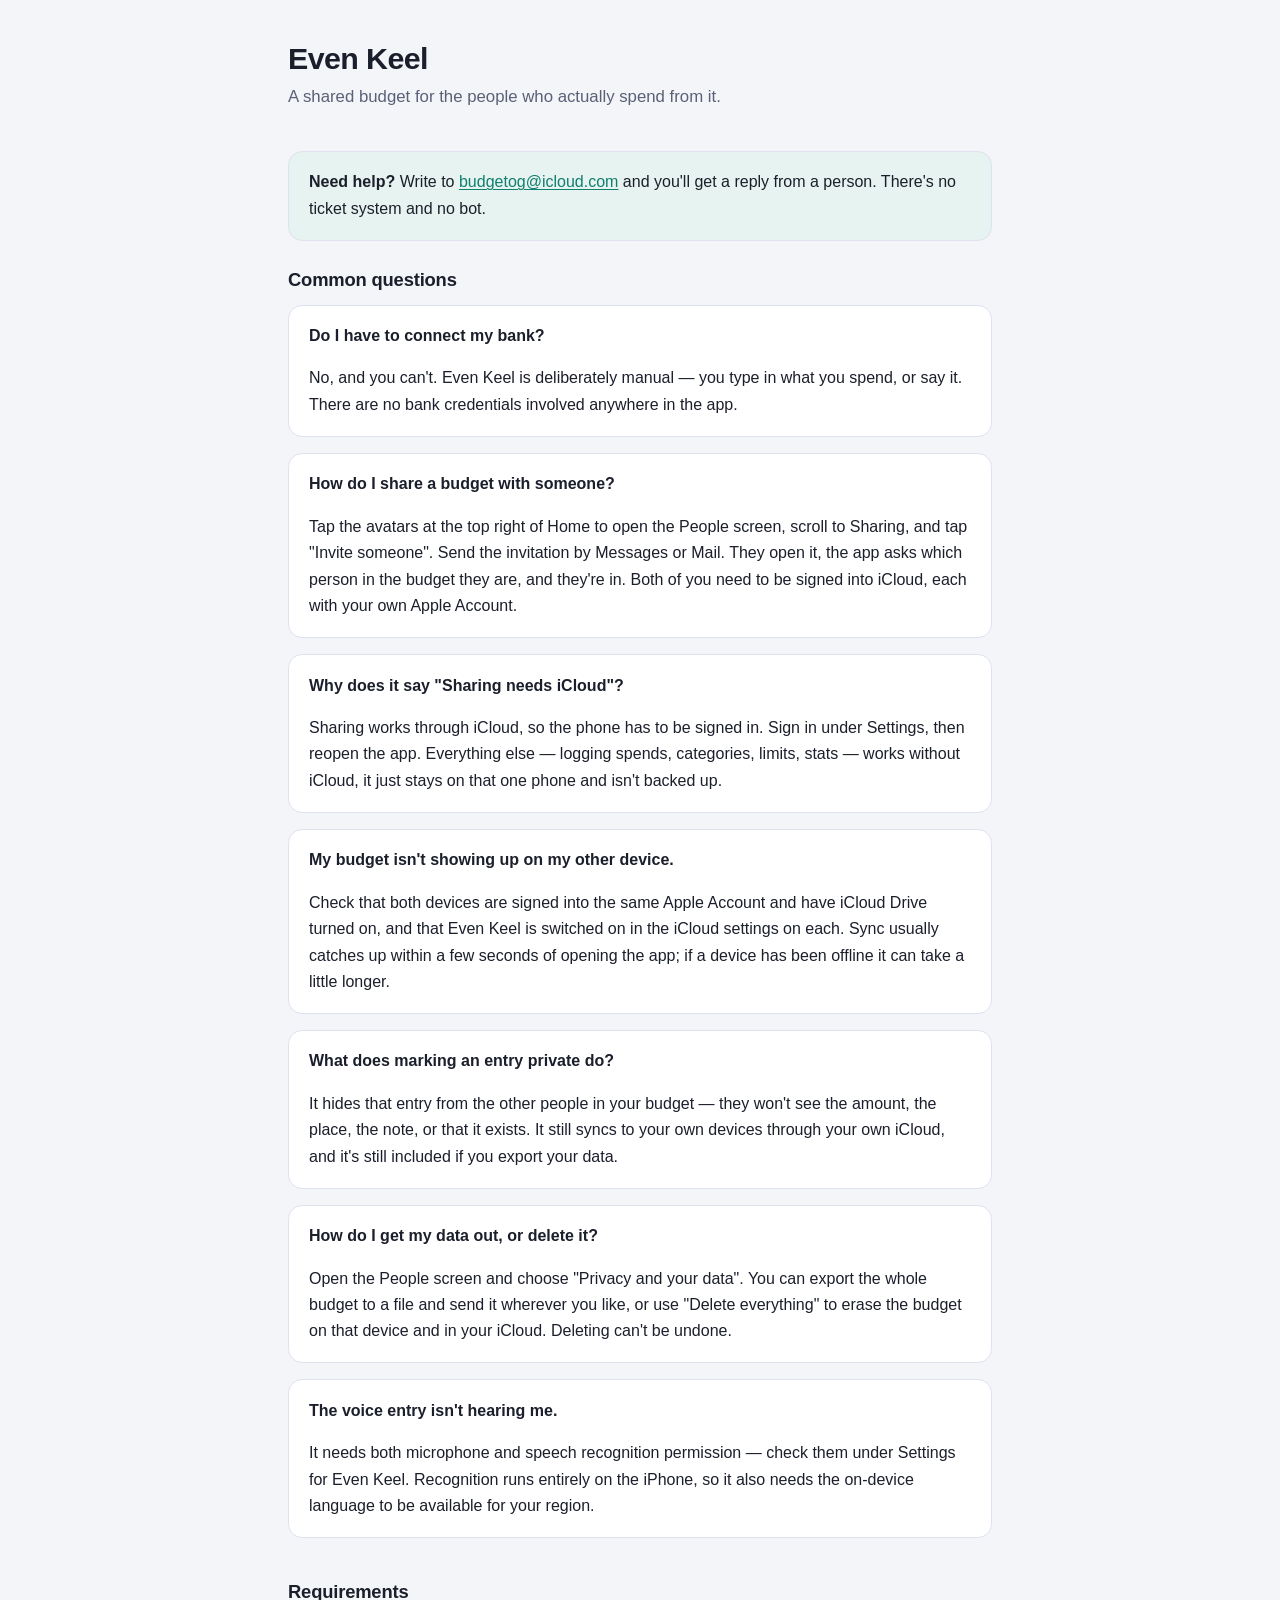
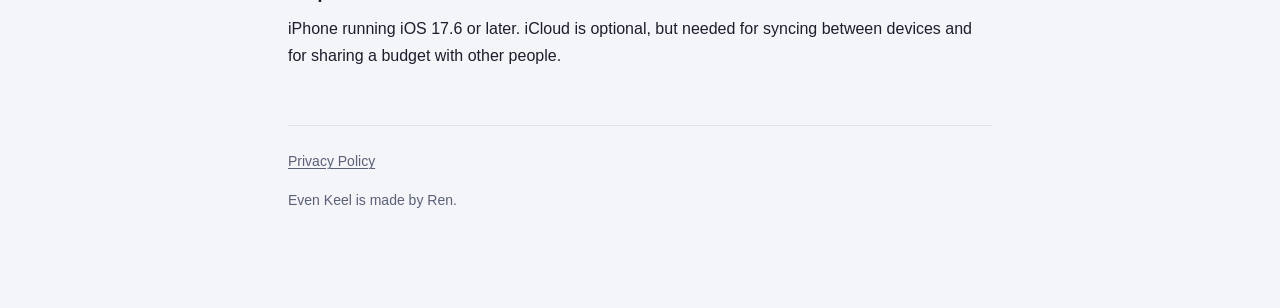
<file: index.html>
<!doctype html>
<html lang="en">
<head>
<meta charset="utf-8">
<meta name="viewport" content="width=device-width, initial-scale=1">
<title>Even Keel — Support</title>
<meta name="description" content="Help and support for Even Keel, a shared budget app for iPhone.">
<link rel="stylesheet" href="style.css">
</head>
<body>
<main>

<header>
  <h1>Even Keel</h1>
  <p class="tagline">A shared budget for the people who actually spend from it.</p>
</header>

<div class="contact">
  <p><strong>Need help?</strong> Write to
  <a href="mailto:budgetog@icloud.com">budgetog@icloud.com</a> and you'll get a
  reply from a person. There's no ticket system and no bot.</p>
</div>

<h2>Common questions</h2>

<div class="card">
  <p><strong>Do I have to connect my bank?</strong></p>
  <p>No, and you can't. Even Keel is deliberately manual — you type in
  what you spend, or say it. There are no bank credentials involved anywhere in
  the app.</p>
</div>

<div class="card">
  <p><strong>How do I share a budget with someone?</strong></p>
  <p>Tap the avatars at the top right of Home to open the People screen, scroll
  to Sharing, and tap "Invite someone". Send the invitation by Messages or
  Mail. They open it, the app asks which person in the budget they are, and
  they're in. Both of you need to be signed into iCloud, each with your own
  Apple Account.</p>
</div>

<div class="card">
  <p><strong>Why does it say "Sharing needs iCloud"?</strong></p>
  <p>Sharing works through iCloud, so the phone has to be signed in. Sign in
  under Settings, then reopen the app. Everything else — logging spends,
  categories, limits, stats — works without iCloud, it just stays on that one
  phone and isn't backed up.</p>
</div>

<div class="card">
  <p><strong>My budget isn't showing up on my other device.</strong></p>
  <p>Check that both devices are signed into the same Apple Account and have
  iCloud Drive turned on, and that Even Keel is switched on in the iCloud
  settings on each. Sync usually catches up within a few seconds of opening the
  app; if a device has been offline it can take a little longer.</p>
</div>

<div class="card">
  <p><strong>What does marking an entry private do?</strong></p>
  <p>It hides that entry from the other people in your budget — they won't see
  the amount, the place, the note, or that it exists. It still syncs to your own
  devices through your own iCloud, and it's still included if you export your
  data.</p>
</div>

<div class="card">
  <p><strong>How do I get my data out, or delete it?</strong></p>
  <p>Open the People screen and choose "Privacy and your data". You can export
  the whole budget to a file and send it wherever you like, or use "Delete
  everything" to erase the budget on that device and in your iCloud. Deleting
  can't be undone.</p>
</div>

<div class="card">
  <p><strong>The voice entry isn't hearing me.</strong></p>
  <p>It needs both microphone and speech recognition permission — check them
  under Settings for Even Keel. Recognition runs entirely on the iPhone,
  so it also needs the on-device language to be available for your region.</p>
</div>

<h2>Requirements</h2>
<p>iPhone running iOS 17.6 or later. iCloud is optional, but needed for syncing
between devices and for sharing a budget with other people.</p>

<footer>
  <p><a href="privacy/">Privacy Policy</a></p>
  <p>Even Keel is made by Ren.</p>
</footer>

</main>
</body>
</html>
</file>
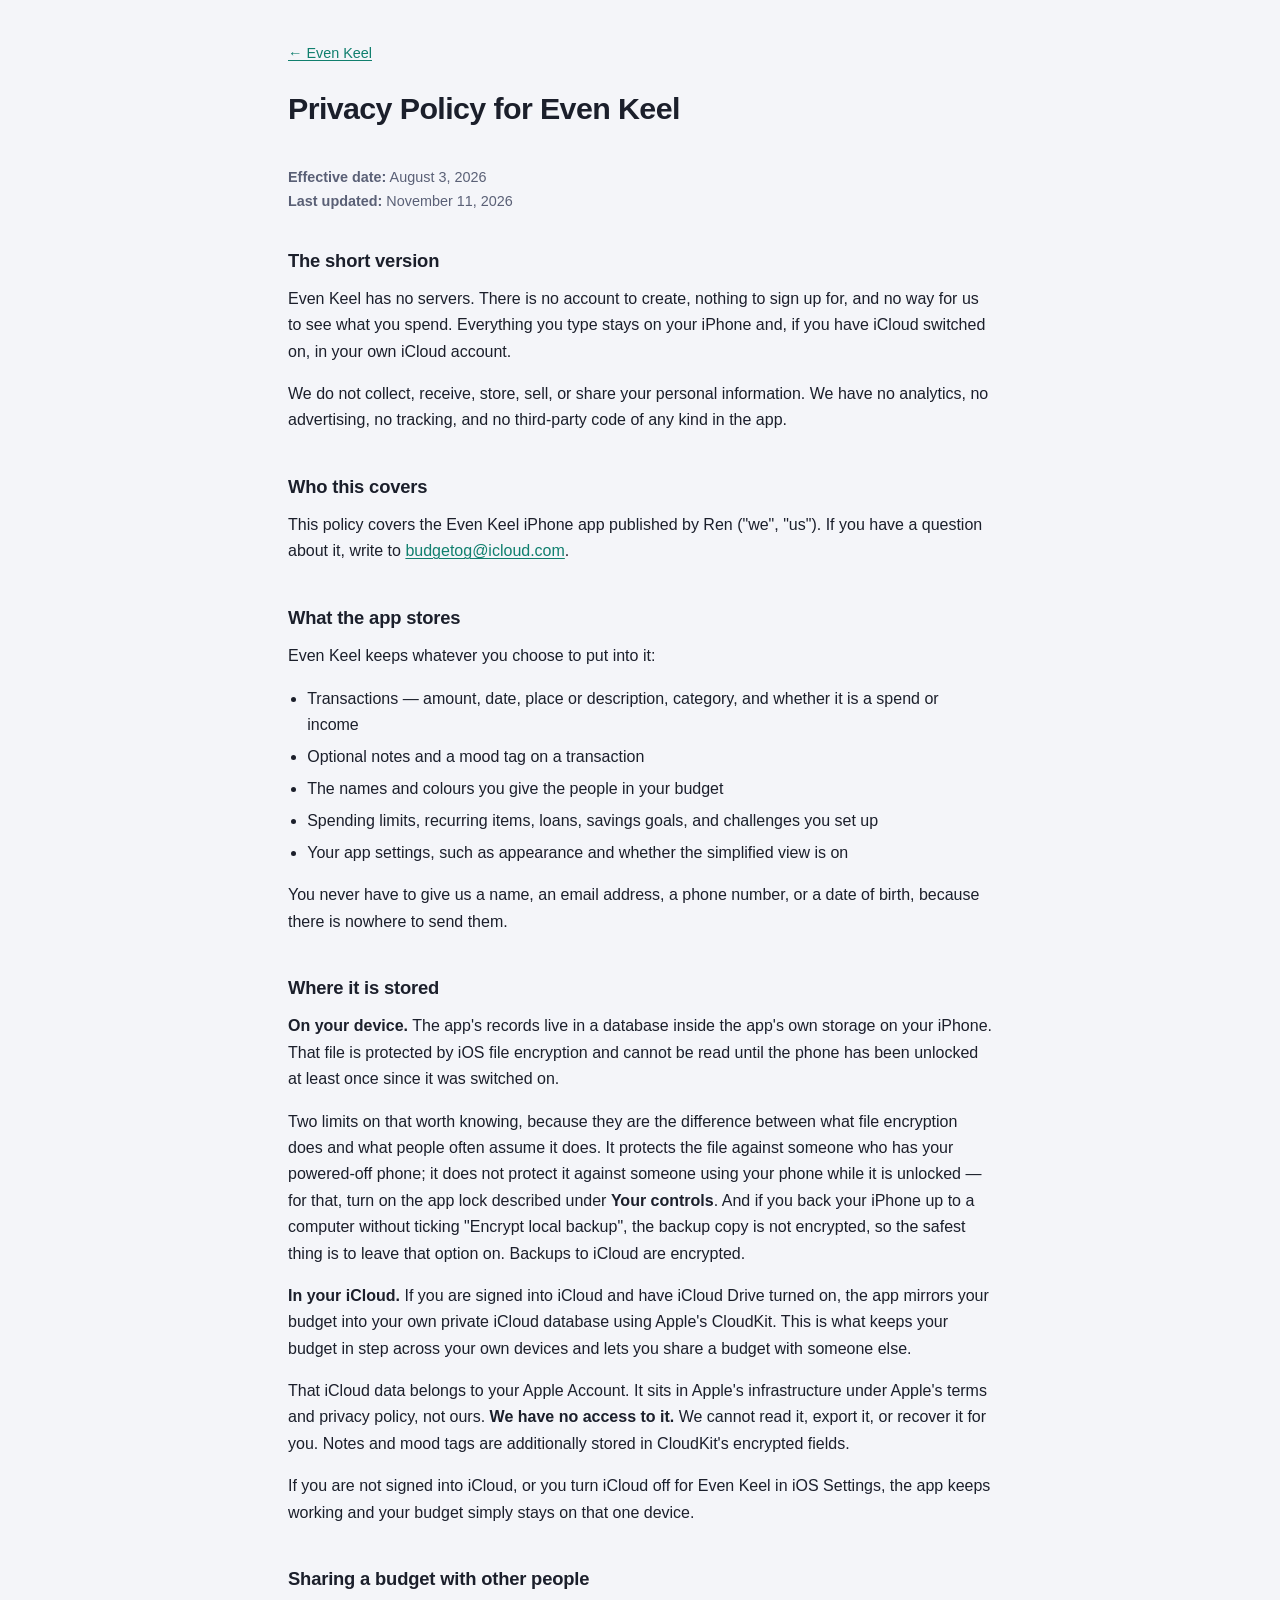
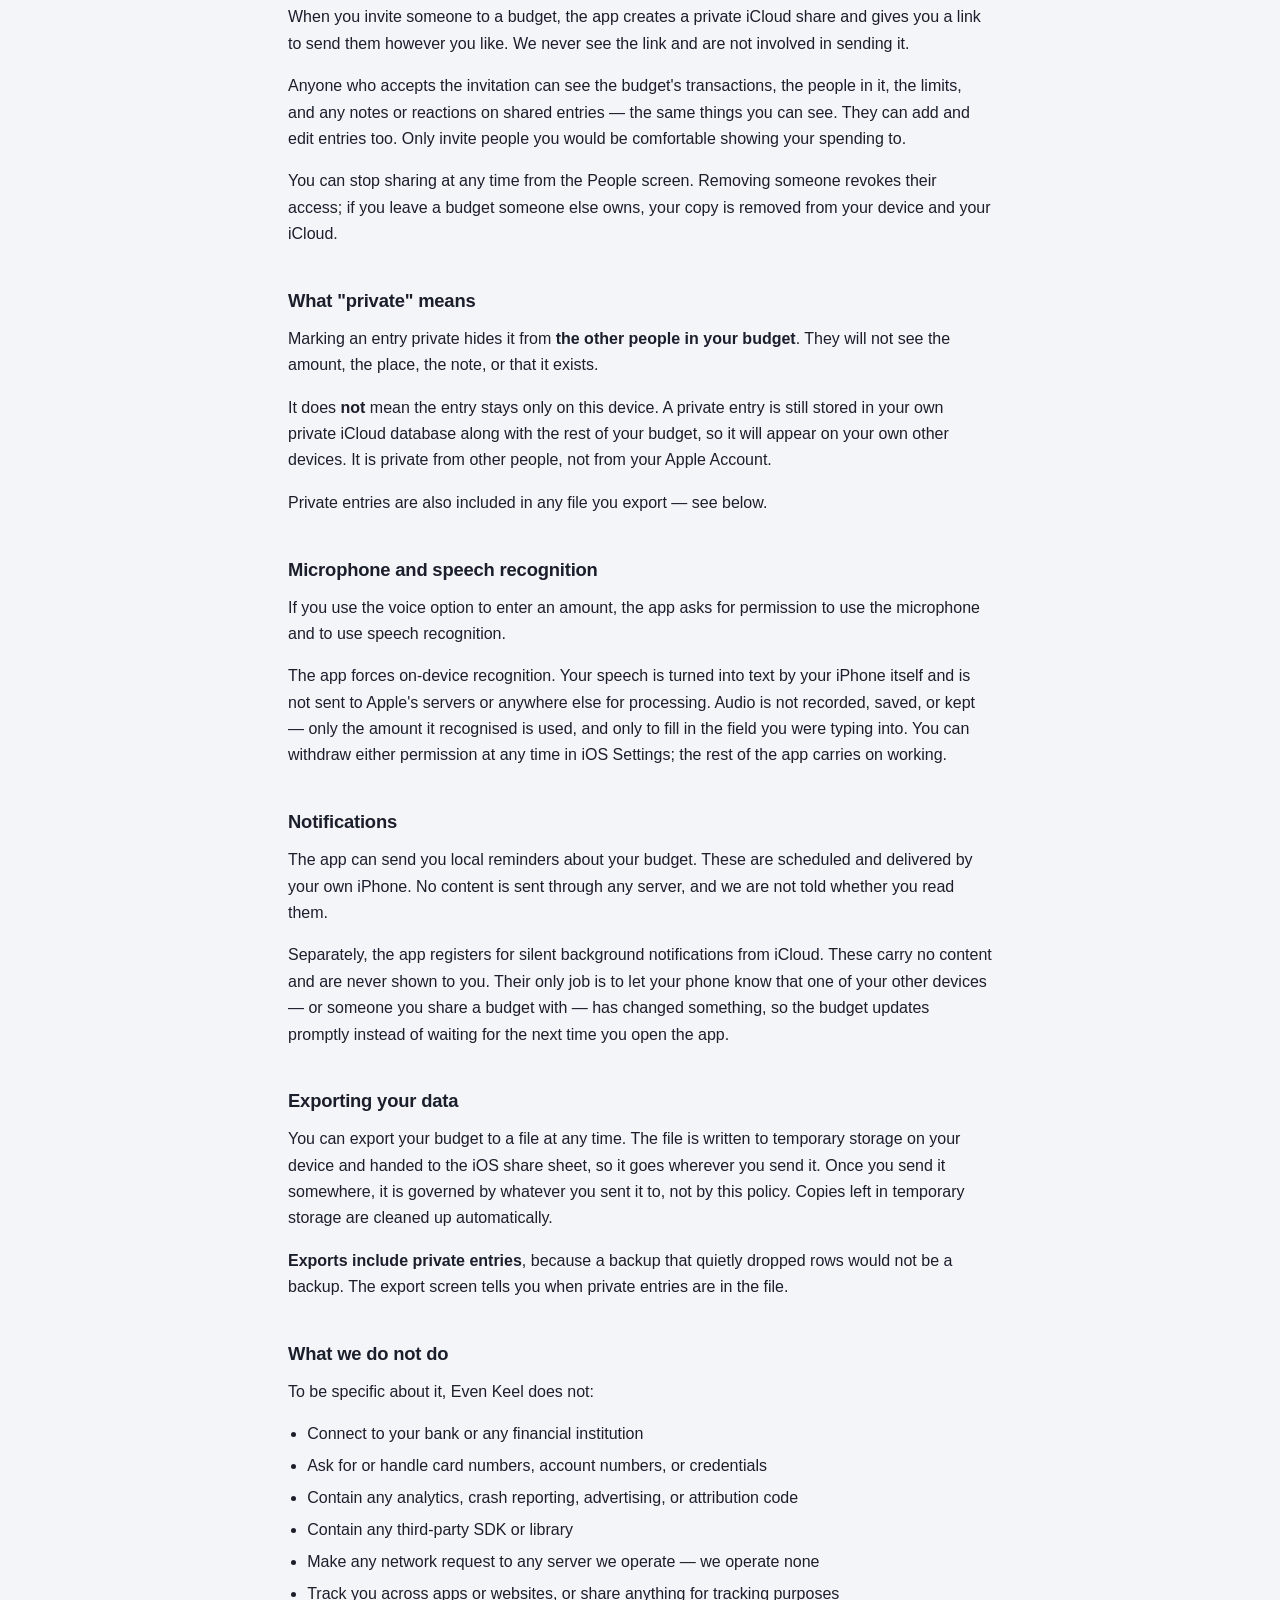
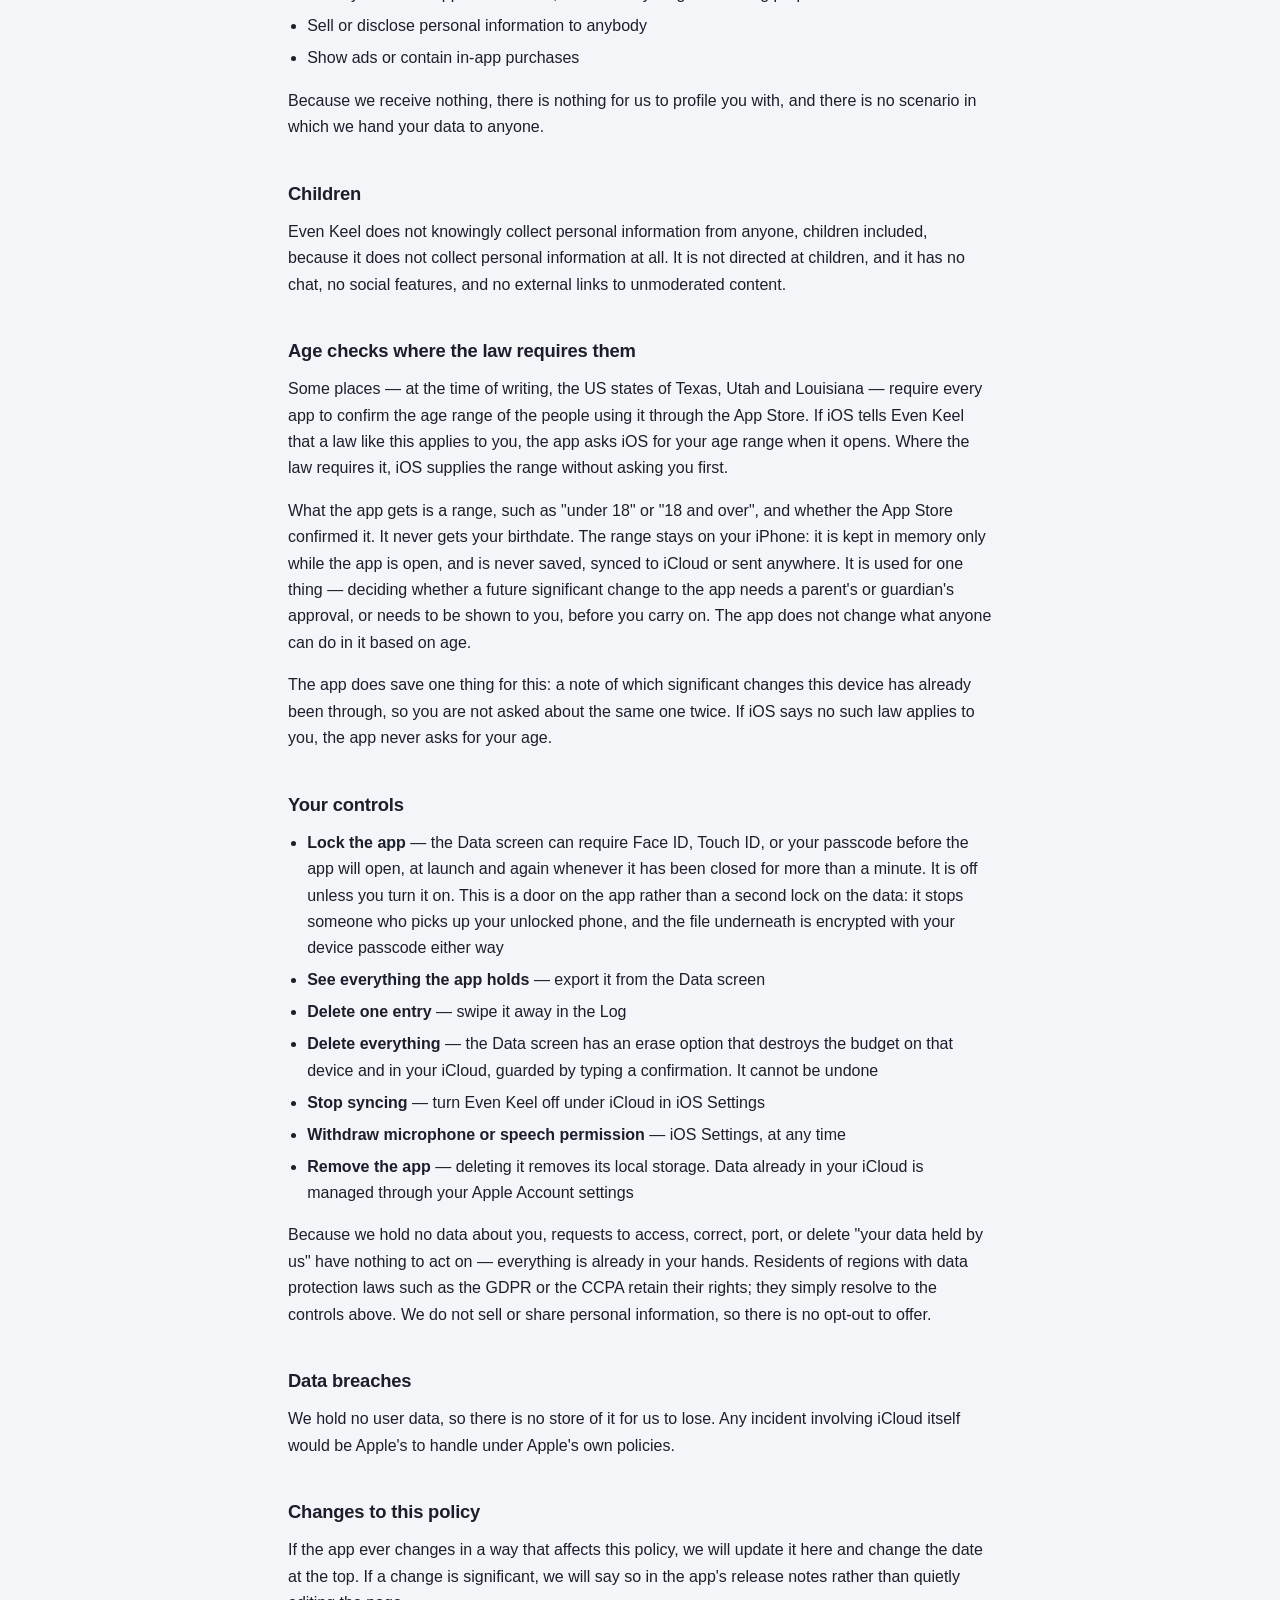
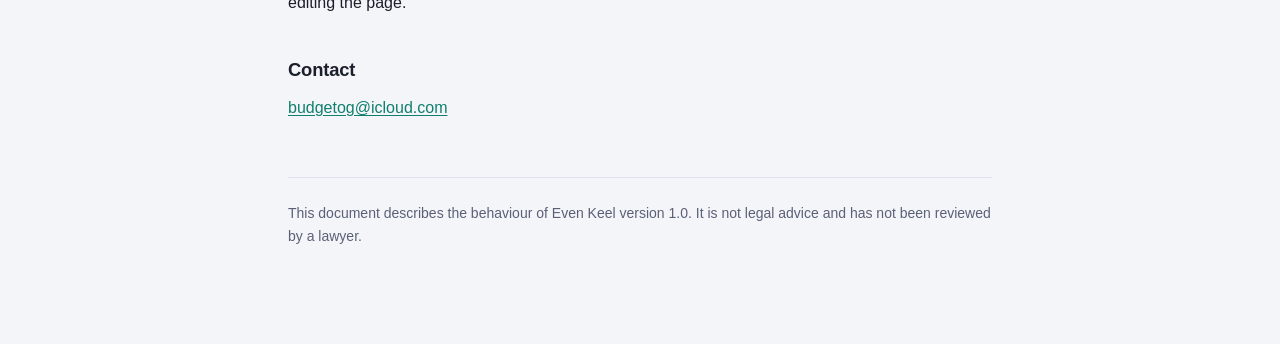
<file: privacy/index.html>
<!doctype html>
<html lang="en">
<head>
<meta charset="utf-8">
<meta name="viewport" content="width=device-width, initial-scale=1">
<title>Privacy Policy — Even Keel</title>
<meta name="description" content="Privacy policy for Even Keel. No servers, no accounts, no tracking, nothing collected.">
<link rel="stylesheet" href="../style.css">
</head>
<body>
<main>

<a class="back" href="../">&larr; Even Keel</a>

<header>
  <h1>Privacy Policy for Even Keel</h1>
</header>

<p class="dates">
  <strong>Effective date:</strong> August 3, 2026<br>
  <strong>Last updated:</strong> November 11, 2026
</p>

<h2>The short version</h2>
<p>Even Keel has no servers. There is no account to create, nothing to
sign up for, and no way for us to see what you spend. Everything you type stays
on your iPhone and, if you have iCloud switched on, in your own iCloud
account.</p>
<p>We do not collect, receive, store, sell, or share your personal information.
We have no analytics, no advertising, no tracking, and no third-party code of
any kind in the app.</p>

<h2>Who this covers</h2>
<p>This policy covers the Even Keel iPhone app published by Ren ("we",
"us"). If you have a question about it, write to
<a href="mailto:budgetog@icloud.com">budgetog@icloud.com</a>.</p>

<h2>What the app stores</h2>
<p>Even Keel keeps whatever you choose to put into it:</p>
<ul>
  <li>Transactions — amount, date, place or description, category, and whether
      it is a spend or income</li>
  <li>Optional notes and a mood tag on a transaction</li>
  <li>The names and colours you give the people in your budget</li>
  <li>Spending limits, recurring items, loans, savings goals, and challenges
      you set up</li>
  <li>Your app settings, such as appearance and whether the simplified view is
      on</li>
</ul>
<p>You never have to give us a name, an email address, a phone number, or a
date of birth, because there is nowhere to send them.</p>

<h2>Where it is stored</h2>
<p><strong>On your device.</strong> The app's records live in a database inside
the app's own storage on your iPhone. That file is protected by iOS file
encryption and cannot be read until the phone has been unlocked at least once
since it was switched on.</p>
<p>Two limits on that worth knowing, because they are the difference between
what file encryption does and what people often assume it does. It protects the
file against someone who has your powered-off phone; it does not protect it
against someone using your phone while it is unlocked — for that, turn on the
app lock described under <strong>Your controls</strong>. And if you back your
iPhone up to a computer without ticking "Encrypt local backup", the backup copy
is not encrypted, so the safest thing is to leave that option on. Backups to
iCloud are encrypted.</p>
<p><strong>In your iCloud.</strong> If you are signed into iCloud and have
iCloud Drive turned on, the app mirrors your budget into your own private
iCloud database using Apple's CloudKit. This is what keeps your budget in step
across your own devices and lets you share a budget with someone else.</p>
<p>That iCloud data belongs to your Apple Account. It sits in Apple's
infrastructure under Apple's terms and privacy policy, not ours. <strong>We
have no access to it.</strong> We cannot read it, export it, or recover it for
you. Notes and mood tags are additionally stored in CloudKit's encrypted
fields.</p>
<p>If you are not signed into iCloud, or you turn iCloud off for Even Keel in
iOS Settings, the app keeps working and your budget simply stays on that one
device.</p>

<h2>Sharing a budget with other people</h2>
<p>When you invite someone to a budget, the app creates a private iCloud share
and gives you a link to send them however you like. We never see the link and
are not involved in sending it.</p>
<p>Anyone who accepts the invitation can see the budget's transactions, the
people in it, the limits, and any notes or reactions on shared entries — the
same things you can see. They can add and edit entries too. Only invite people
you would be comfortable showing your spending to.</p>
<p>You can stop sharing at any time from the People screen. Removing someone
revokes their access; if you leave a budget someone else owns, your copy is
removed from your device and your iCloud.</p>

<h2>What "private" means</h2>
<p>Marking an entry private hides it from <strong>the other people in your
budget</strong>. They will not see the amount, the place, the note, or that it
exists.</p>
<p>It does <strong>not</strong> mean the entry stays only on this device. A
private entry is still stored in your own private iCloud database along with
the rest of your budget, so it will appear on your own other devices. It is
private from other people, not from your Apple Account.</p>
<p>Private entries are also included in any file you export — see below.</p>

<h2>Microphone and speech recognition</h2>
<p>If you use the voice option to enter an amount, the app asks for permission
to use the microphone and to use speech recognition.</p>
<p>The app forces on-device recognition. Your speech is turned into text by
your iPhone itself and is not sent to Apple's servers or anywhere else for
processing. Audio is not recorded, saved, or kept — only the amount it
recognised is used, and only to fill in the field you were typing into. You can
withdraw either permission at any time in iOS Settings; the rest of the app
carries on working.</p>

<h2>Notifications</h2>
<p>The app can send you local reminders about your budget. These are scheduled
and delivered by your own iPhone. No content is sent through any server, and we
are not told whether you read them.</p>
<p>Separately, the app registers for silent background notifications from
iCloud. These carry no content and are never shown to you. Their only job is to
let your phone know that one of your other devices — or someone you share a
budget with — has changed something, so the budget updates promptly instead of
waiting for the next time you open the app.</p>

<h2>Exporting your data</h2>
<p>You can export your budget to a file at any time. The file is written to
temporary storage on your device and handed to the iOS share sheet, so it goes
wherever you send it. Once you send it somewhere, it is governed by whatever
you sent it to, not by this policy. Copies left in temporary storage are
cleaned up automatically.</p>
<p><strong>Exports include private entries</strong>, because a backup that
quietly dropped rows would not be a backup. The export screen tells you when
private entries are in the file.</p>

<h2>What we do not do</h2>
<p>To be specific about it, Even Keel does not:</p>
<ul>
  <li>Connect to your bank or any financial institution</li>
  <li>Ask for or handle card numbers, account numbers, or credentials</li>
  <li>Contain any analytics, crash reporting, advertising, or attribution
      code</li>
  <li>Contain any third-party SDK or library</li>
  <li>Make any network request to any server we operate — we operate none</li>
  <li>Track you across apps or websites, or share anything for tracking
      purposes</li>
  <li>Sell or disclose personal information to anybody</li>
  <li>Show ads or contain in-app purchases</li>
</ul>
<p>Because we receive nothing, there is nothing for us to profile you with, and
there is no scenario in which we hand your data to anyone.</p>

<h2>Children</h2>
<p>Even Keel does not knowingly collect personal information from anyone,
children included, because it does not collect personal information at all. It
is not directed at children, and it has no chat, no social features, and no
external links to unmoderated content.</p>

<h2>Age checks where the law requires them</h2>
<p>Some places — at the time of writing, the US states of Texas, Utah and
Louisiana — require every app to confirm the age range of the people using it
through the App Store. If iOS tells Even Keel that a law like this applies to
you, the app asks iOS for your age range when it opens. Where the law requires
it, iOS supplies the range without asking you first.</p>
<p>What the app gets is a range, such as "under 18" or "18 and over", and
whether the App Store confirmed it. It never gets your birthdate. The range
stays on your iPhone: it is kept in memory only while the app is open, and is
never saved, synced to iCloud or sent anywhere. It is used for one thing —
deciding whether a future significant change to the app needs a parent's or
guardian's approval, or needs to be shown to you, before you carry on. The app
does not change what anyone can do in it based on age.</p>
<p>The app does save one thing for this: a note of which significant changes
this device has already been through, so you are not asked about the same one
twice. If iOS says no such law applies to you, the app never asks for your
age.</p>

<h2>Your controls</h2>
<ul>
  <li><strong>Lock the app</strong> — the Data screen can require Face ID,
      Touch ID, or your passcode before the app will open, at launch and again
      whenever it has been closed for more than a minute. It is off unless you
      turn it on. This is a door on the app rather than a second lock on the
      data: it stops someone who picks up your unlocked phone, and the file
      underneath is encrypted with your device passcode either way</li>
  <li><strong>See everything the app holds</strong> — export it from the Data
      screen</li>
  <li><strong>Delete one entry</strong> — swipe it away in the Log</li>
  <li><strong>Delete everything</strong> — the Data screen has an erase option
      that destroys the budget on that device and in your iCloud, guarded by
      typing a confirmation. It cannot be undone</li>
  <li><strong>Stop syncing</strong> — turn Even Keel off under iCloud in
      iOS Settings</li>
  <li><strong>Withdraw microphone or speech permission</strong> — iOS Settings,
      at any time</li>
  <li><strong>Remove the app</strong> — deleting it removes its local storage.
      Data already in your iCloud is managed through your Apple Account
      settings</li>
</ul>
<p>Because we hold no data about you, requests to access, correct, port, or
delete "your data held by us" have nothing to act on — everything is already in
your hands. Residents of regions with data protection laws such as the GDPR or
the CCPA retain their rights; they simply resolve to the controls above. We do
not sell or share personal information, so there is no opt-out to offer.</p>

<h2>Data breaches</h2>
<p>We hold no user data, so there is no store of it for us to lose. Any
incident involving iCloud itself would be Apple's to handle under Apple's own
policies.</p>

<h2>Changes to this policy</h2>
<p>If the app ever changes in a way that affects this policy, we will update it
here and change the date at the top. If a change is significant, we will say so
in the app's release notes rather than quietly editing the page.</p>

<h2>Contact</h2>
<p><a href="mailto:budgetog@icloud.com">budgetog@icloud.com</a></p>

<footer>
  <p>This document describes the behaviour of Even Keel version 1.0. It
  is not legal advice and has not been reviewed by a lawyer.</p>
</footer>

</main>
</body>
</html>
</file>
<file: style.css>
/* Shared by the support page and the privacy policy. Plain CSS, no build step,
   no external fonts — the whole site is three files a browser can read as-is. */

:root {
  --bg:       #f4f5f9;
  --card:     #ffffff;
  --border:   #dde2ee;
  --text:     #1b1f2b;
  --sub:      #5a6076;
  --accent:   #107f6e;
  --accent-bg:#e7f3f0;
}

@media (prefers-color-scheme: dark) {
  :root {
    --bg:       #141620;
    --card:     #1d2130;
    --border:   #2a3042;
    --text:     #edeff7;
    --sub:      #9aa0b6;
    --accent:   #5eead4;
    --accent-bg:#172a2c;
  }
}

* { box-sizing: border-box; }

body {
  margin: 0;
  padding: 2.5rem 1.25rem 5rem;
  background: var(--bg);
  color: var(--text);
  font: 16px/1.65 -apple-system, BlinkMacSystemFont, "Segoe UI", Roboto,
        Helvetica, Arial, sans-serif;
  -webkit-text-size-adjust: 100%;
}

main { max-width: 44rem; margin: 0 auto; }

header { margin-bottom: 2.5rem; }

h1 {
  font-size: 1.9rem;
  line-height: 1.2;
  margin: 0 0 .4rem;
  letter-spacing: -0.02em;
}

.tagline { color: var(--sub); margin: 0; font-size: 1.05rem; }

h2 {
  font-size: 1.15rem;
  margin: 2.4rem 0 .6rem;
  letter-spacing: -0.01em;
}

h2:first-of-type { margin-top: 0; }

p, ul { margin: 0 0 1rem; }
ul { padding-left: 1.2rem; }
li { margin-bottom: .35rem; }

a { color: var(--accent); text-decoration-thickness: 1px; text-underline-offset: 2px; }

strong { font-weight: 650; }

.dates {
  color: var(--sub);
  font-size: .9rem;
  margin: 0 0 2rem;
}

.card {
  background: var(--card);
  border: 1px solid var(--border);
  border-radius: 14px;
  padding: 1.1rem 1.25rem;
  margin: 0 0 1rem;
}

.card p:last-child { margin-bottom: 0; }

.contact {
  background: var(--accent-bg);
  border: 1px solid var(--border);
  border-radius: 14px;
  padding: 1.1rem 1.25rem;
  margin: 1.5rem 0;
}

.contact p:last-child { margin-bottom: 0; }

footer {
  margin-top: 3.5rem;
  padding-top: 1.5rem;
  border-top: 1px solid var(--border);
  color: var(--sub);
  font-size: .875rem;
}

footer a { color: var(--sub); }

.back { display: inline-block; margin-bottom: 1.5rem; font-size: .9rem; }
</file>
